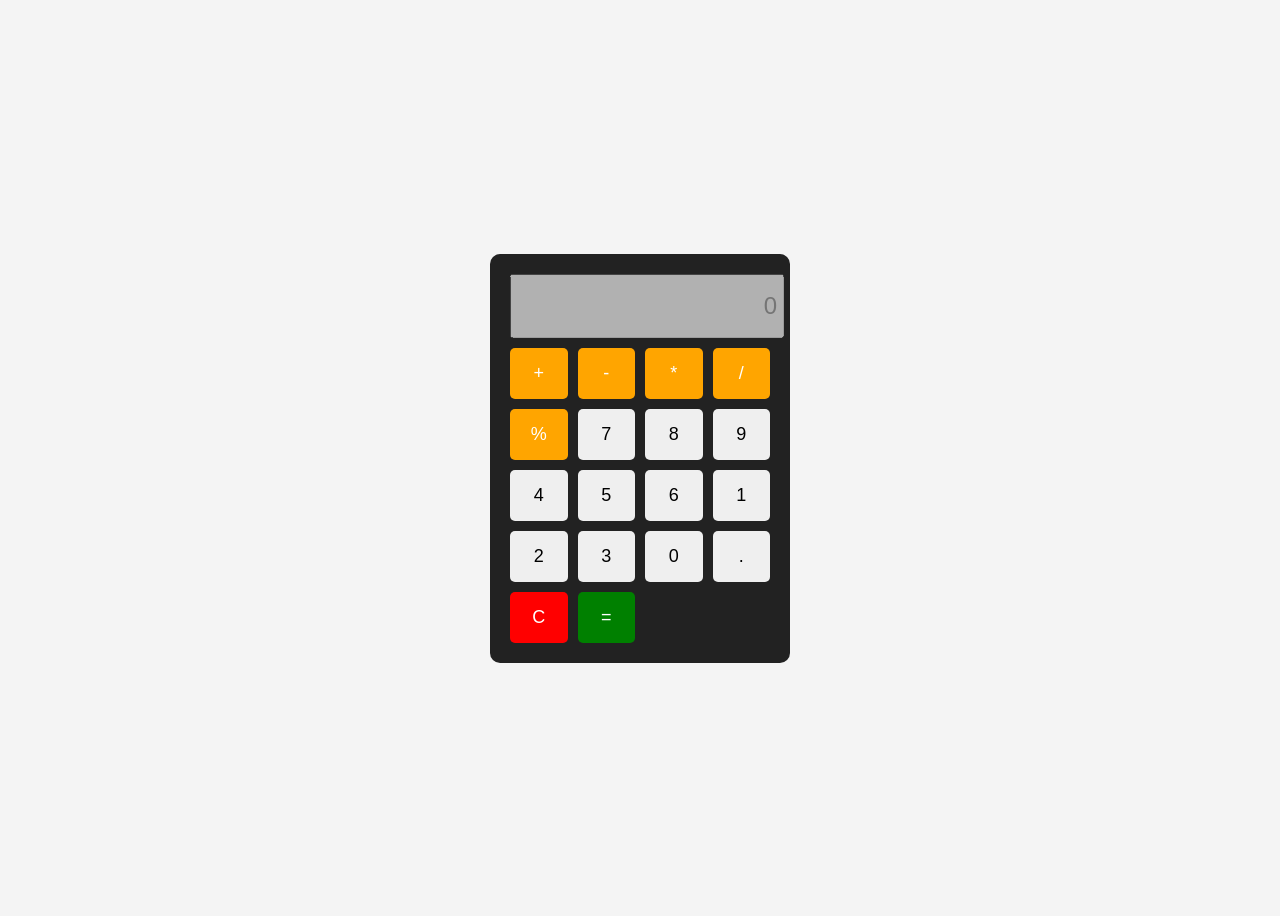
<file: Basic-calculator/index.html>
<!DOCTYPE html>
<html lang="en">
<head>
  <meta charset="UTF-8">
  <meta name="viewport" content="width=device-width, initial-scale=1.0">
  <title>Basic Calculator</title>
  <link rel="stylesheet" href="style.css">
</head>
<body>

  <div class="calculator">
    <input type="text" id="display" placeholder="0" disabled>

    <div class="buttons">
      <button class="operator">+</button>
      <button class="operator">-</button>
      <button class="operator">*</button>
      <button class="operator">/</button>
      <button class="operator">%</button>
      

      <button>7</button>
      <button>8</button>
      <button>9</button>

      <button>4</button>
      <button>5</button>
      <button>6</button>

      <button>1</button>
      <button>2</button>
      <button>3</button>

      <button>0</button>
      <button>.</button>
      <button id="clear">C</button>
      <button id="equals">=</button>
    </div>
  </div>

  <script src="script.js"></script>
</body>
</html>
</file>
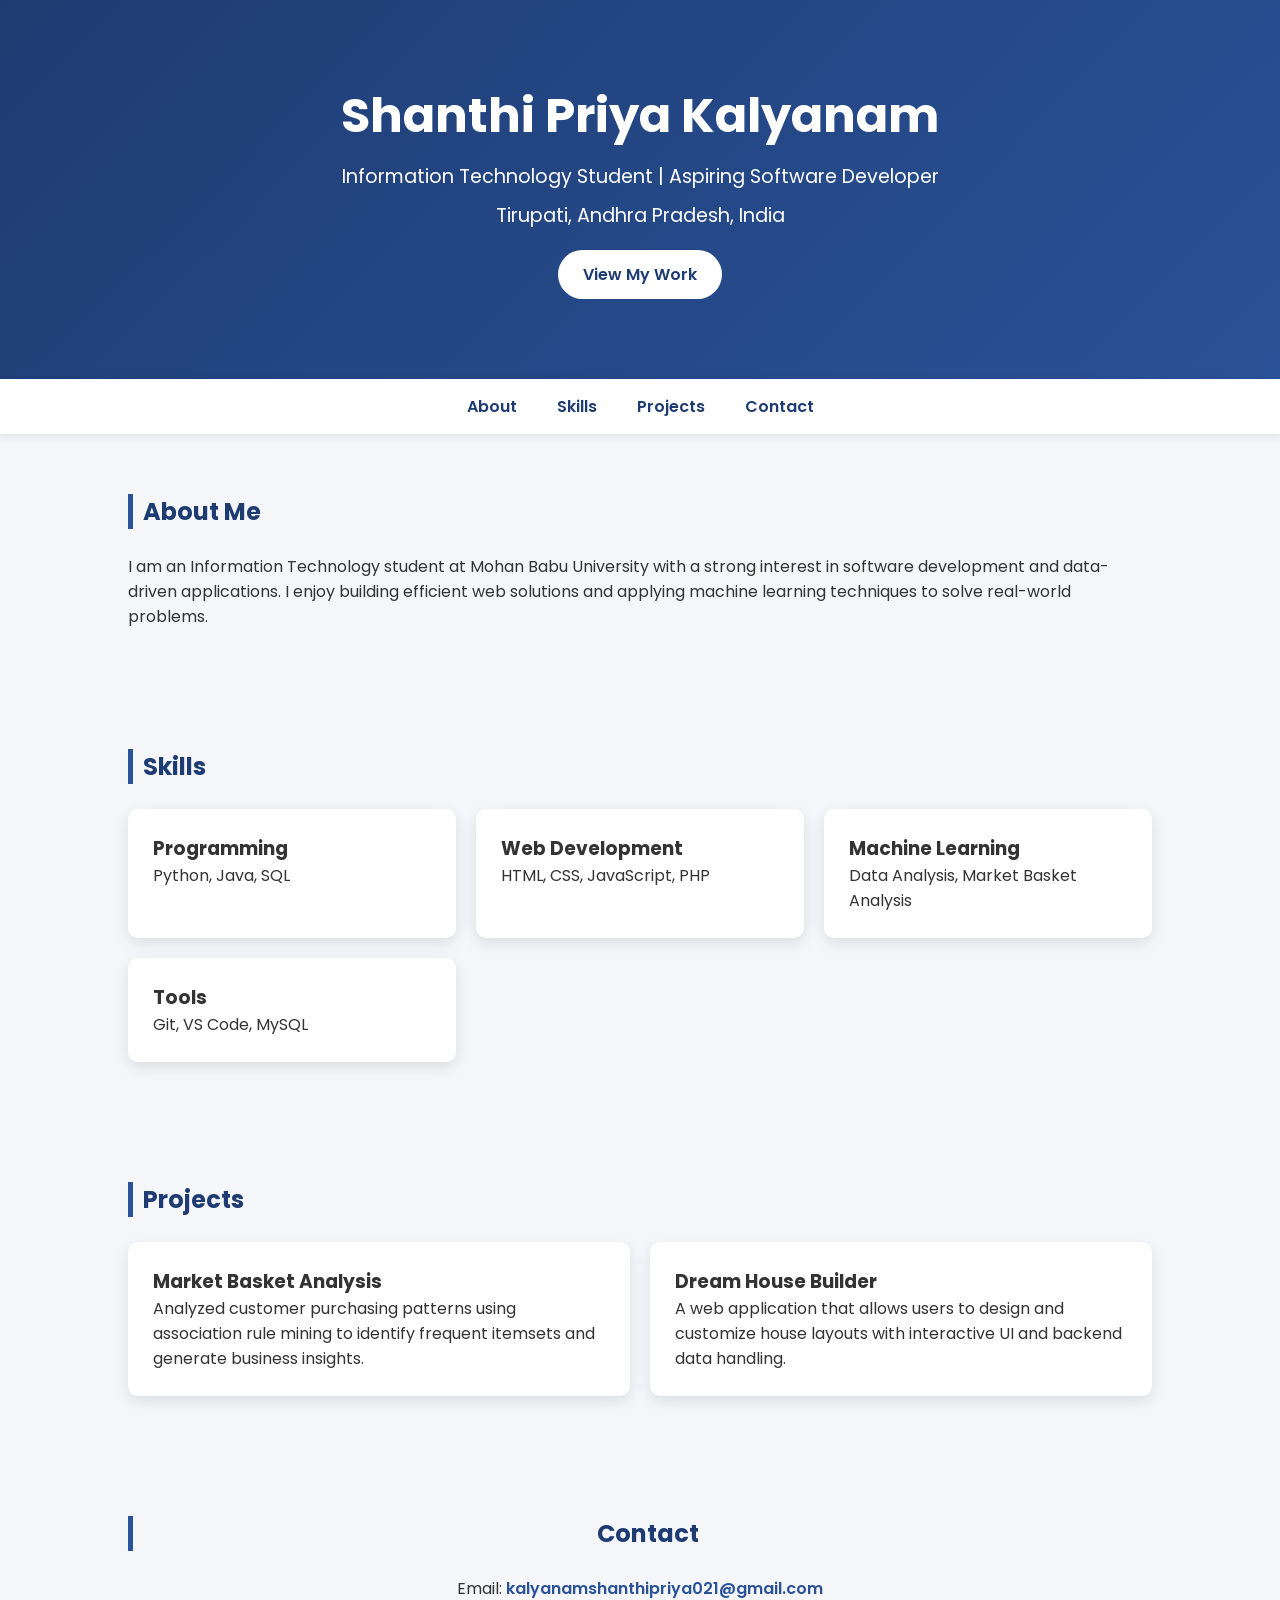
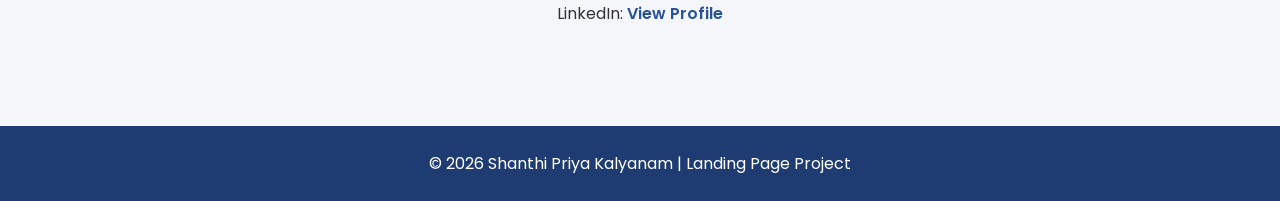
<file: Landing-page/index.html>
<!DOCTYPE html>
<html lang="en">
<head>
<meta charset="UTF-8">
<meta name="viewport" content="width=device-width, initial-scale=1.0">
<title>Shanthi Priya | Landing Page</title>

<link href="https://fonts.googleapis.com/css2?family=Poppins:wght@300;400;600;700&display=swap" rel="stylesheet">

<style>

*{
margin:0;
padding:0;
box-sizing:border-box;
font-family:'Poppins',sans-serif;
}

body{
background:#f4f6f9;
color:#333;
}

/* HEADER */

header{
background:linear-gradient(135deg,#1e3c72,#2a5298);
color:white;
text-align:center;
padding:80px 20px;
}

header h1{
font-size:3rem;
}

header p{
margin-top:10px;
font-size:1.2rem;
}

.btn{
display:inline-block;
margin-top:20px;
padding:12px 25px;
background:white;
color:#1e3c72;
font-weight:600;
border-radius:30px;
text-decoration:none;
transition:0.3s;
}

.btn:hover{
background:#ddd;
}

/* NAVBAR */

nav{
background:white;
box-shadow:0 2px 10px rgba(0,0,0,0.1);
position:sticky;
top:0;
}

nav ul{
display:flex;
justify-content:center;
list-style:none;
padding:15px;
}

nav ul li{
margin:0 20px;
}

nav ul li a{
text-decoration:none;
color:#1e3c72;
font-weight:600;
}

/* SECTIONS */

section{
padding:60px 10%;
}

section h2{
color:#1e3c72;
margin-bottom:25px;
border-left:5px solid #2a5298;
padding-left:10px;
}

/* CARDS */

.grid{
display:grid;
grid-template-columns:repeat(auto-fit,minmax(250px,1fr));
gap:20px;
}

.card{
background:white;
padding:25px;
border-radius:10px;
box-shadow:0 5px 15px rgba(0,0,0,0.1);
transition:0.3s;
}

.card:hover{
transform:translateY(-5px);
}

/* CONTACT */

.contact{
text-align:center;
}

.contact a{
color:#2a5298;
text-decoration:none;
font-weight:600;
}

/* FOOTER */

footer{
background:#1e3c72;
color:white;
text-align:center;
padding:25px;
margin-top:40px;
}

/* RESPONSIVE */

@media(max-width:768px){
header h1{
font-size:2.2rem;
}
}

</style>
</head>

<body>

<!-- HERO SECTION -->

<header>
<h1>Shanthi Priya Kalyanam</h1>
<p>Information Technology Student | Aspiring Software Developer</p>
<p>Tirupati, Andhra Pradesh, India</p>

<a href="#projects" class="btn">View My Work</a>
</header>

<!-- NAVBAR -->

<nav>
<ul>
<li><a href="#about">About</a></li>
<li><a href="#skills">Skills</a></li>
<li><a href="#projects">Projects</a></li>
<li><a href="#contact">Contact</a></li>
</ul>
</nav>

<!-- ABOUT -->

<section id="about">
<h2>About Me</h2>

<p>
I am an Information Technology student at Mohan Babu University with a strong
interest in software development and data-driven applications.
I enjoy building efficient web solutions and applying machine learning
techniques to solve real-world problems.
</p>

</section>

<!-- SKILLS -->

<section id="skills">

<h2>Skills</h2>

<div class="grid">

<div class="card">
<h3>Programming</h3>
<p>Python, Java, SQL</p>
</div>

<div class="card">
<h3>Web Development</h3>
<p>HTML, CSS, JavaScript, PHP</p>
</div>

<div class="card">
<h3>Machine Learning</h3>
<p>Data Analysis, Market Basket Analysis</p>
</div>

<div class="card">
<h3>Tools</h3>
<p>Git, VS Code, MySQL</p>
</div>

</div>

</section>

<!-- PROJECTS -->

<section id="projects">

<h2>Projects</h2>

<div class="grid">

<div class="card">
<h3>Market Basket Analysis</h3>
<p>
Analyzed customer purchasing patterns using association rule mining
to identify frequent itemsets and generate business insights.
</p>
</div>

<div class="card">
<h3>Dream House Builder</h3>
<p>
A web application that allows users to design and customize house layouts
with interactive UI and backend data handling.
</p>
</div>

</div>

</section>

<!-- CONTACT -->

<section id="contact" class="contact">

<h2>Contact</h2>

<p>Email: <a href="mailto:kalyanamshanthipriya021@gmail.com">
kalyanamshanthipriya021@gmail.com
</a></p>

<p>
LinkedIn:
<a href="https://www.linkedin.com/in/shanthi-priya-kalyanam-46a491306" target="_blank" rel="noopener noreferrer">
View Profile
</a>
</p>

</section>

<!-- FOOTER -->

<footer>
<p>© 2026 Shanthi Priya Kalyanam | Landing Page Project</p>
</footer>

</body>
</html>
</file>
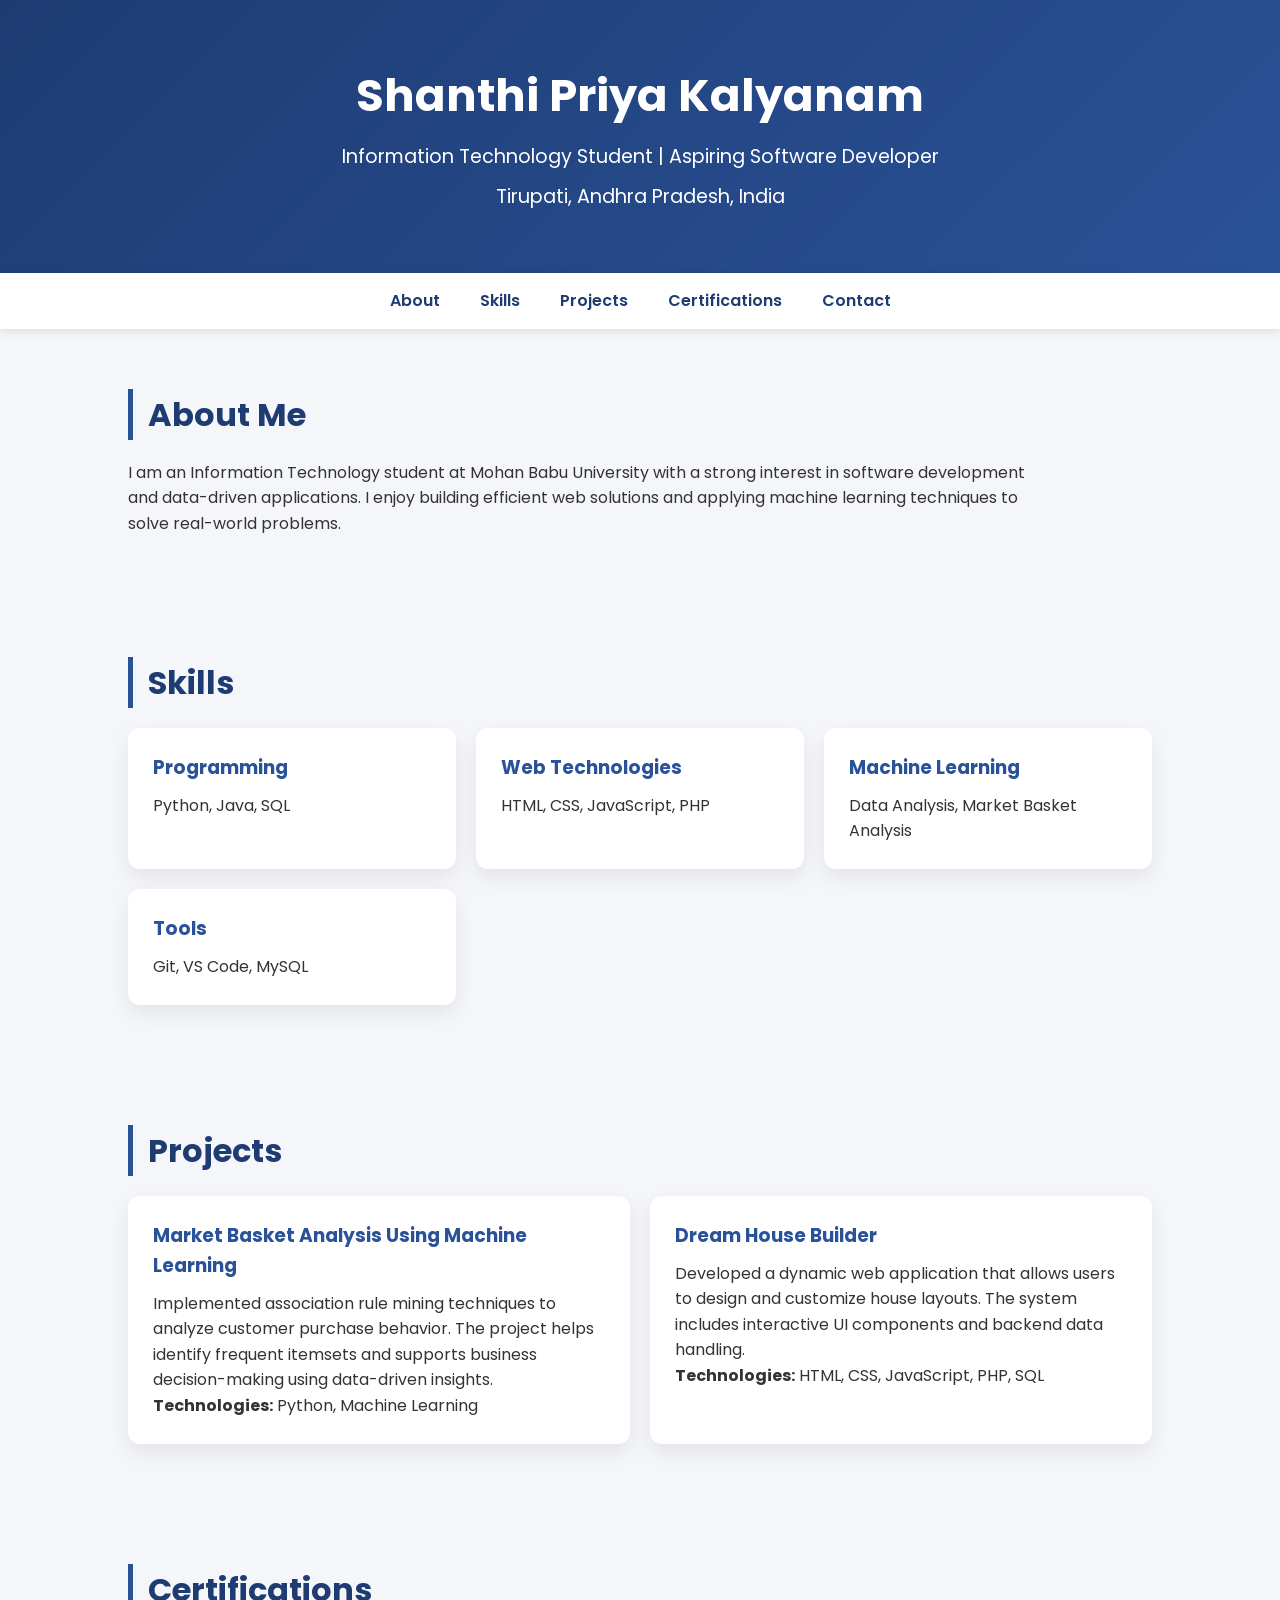
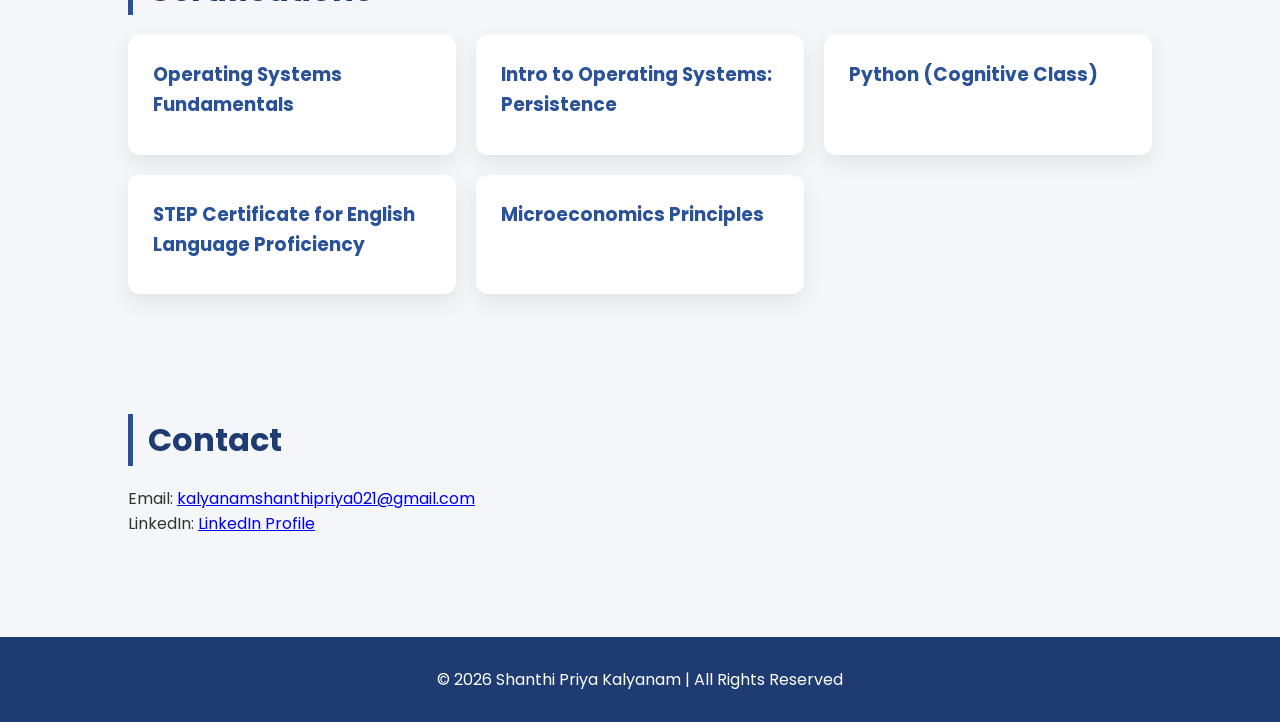
<file: Portfolio/index.html>
<!DOCTYPE html>
<html lang="en">
<head>
  <meta charset="UTF-8" />
  <meta name="viewport" content="width=device-width, initial-scale=1.0" />
  <title>Shanthi Priya Kalyanam | Portfolio</title>
  <link href="https://fonts.googleapis.com/css2?family=Poppins:wght@300;400;600;700&display=swap" rel="stylesheet">
  <style>
    * {
      margin: 0;
      padding: 0;
      box-sizing: border-box;
      font-family: 'Poppins', sans-serif;
    }

    body {
      background: #f4f6f9;
      color: #333;
      line-height: 1.6;
    }

    header {
      background: linear-gradient(135deg, #1e3c72, #2a5298);
      color: #fff;
      padding: 60px 20px;
      text-align: center;
    }

    header h1 {
      font-size: 2.8rem;
      font-weight: 700;
    }

    header p {
      font-size: 1.2rem;
      margin-top: 10px;
    }

    nav {
      background: #fff;
      box-shadow: 0 2px 10px rgba(0,0,0,0.1);
      position: sticky;
      top: 0;
      z-index: 1000;
    }

    nav ul {
      display: flex;
      justify-content: center;
      list-style: none;
      padding: 15px 0;
    }

    nav ul li {
      margin: 0 20px;
    }

    nav ul li a {
      text-decoration: none;
      color: #1e3c72;
      font-weight: 600;
      transition: color 0.3s;
    }

    nav ul li a:hover {
      color: #2a5298;
    }

    section {
      padding: 60px 10%;
    }

    section h2 {
      font-size: 2rem;
      margin-bottom: 20px;
      color: #1e3c72;
      border-left: 5px solid #2a5298;
      padding-left: 15px;
    }

    .about p {
      max-width: 900px;
    }

    .skills, .projects {
      display: grid;
      grid-template-columns: repeat(auto-fit, minmax(250px, 1fr));
      gap: 20px;
    }

    .card {
      background: #fff;
      padding: 25px;
      border-radius: 12px;
      box-shadow: 0 8px 20px rgba(0,0,0,0.08);
      transition: transform 0.3s, box-shadow 0.3s;
    }

    .card:hover {
      transform: translateY(-5px);
      box-shadow: 0 12px 25px rgba(0,0,0,0.12);
    }

    .card h3 {
      margin-bottom: 10px;
      color: #2a5298;
    }

    footer {
      background: #1e3c72;
      color: #fff;
      text-align: center;
      padding: 30px 20px;
      margin-top: 40px;
    }

    footer a {
      color: #fff;
      text-decoration: none;
      font-weight: 500;
    }

    @media(max-width: 768px) {
      header h1 {
        font-size: 2.2rem;
      }
      section {
        padding: 40px 6%;
      }
    }
  </style>
</head>
<body>

  <header>
    <h1>Shanthi Priya Kalyanam</h1>
    <p>Information Technology Student | Aspiring Software Developer</p>
    <p>Tirupati, Andhra Pradesh, India</p>
  </header>

  <nav>
    <ul>
      <li><a href="#about">About</a></li>
      <li><a href="#skills">Skills</a></li>
      <li><a href="#projects">Projects</a></li>
      <li><a href="#certifications">Certifications</a></li>
      <li><a href="#contact">Contact</a></li>
    </ul>
  </nav>

  <section id="about" class="about">
    <h2>About Me</h2>
    <p>
      I am an Information Technology student at Mohan Babu University with a strong interest in software development and data-driven applications. I enjoy building efficient web solutions and applying machine learning techniques to solve real-world problems.
    </p>
  </section>

  <section id="skills">
    <h2>Skills</h2>
    <div class="skills">
      <div class="card"><h3>Programming</h3><p>Python, Java, SQL</p></div>
      <div class="card"><h3>Web Technologies</h3><p>HTML, CSS, JavaScript, PHP</p></div>
      <div class="card"><h3>Machine Learning</h3><p>Data Analysis, Market Basket Analysis</p></div>
      <div class="card"><h3>Tools</h3><p>Git, VS Code, MySQL</p></div>
    </div>
  </section>

  <section id="projects">
    <h2>Projects</h2>
    <div class="projects">
      <div class="card">
        <h3>Market Basket Analysis Using Machine Learning</h3>
        <p>
          Implemented association rule mining techniques to analyze customer purchase behavior. The project helps identify frequent itemsets and supports business decision-making using data-driven insights.
        </p>
        <p><strong>Technologies:</strong> Python, Machine Learning</p>
      </div>
      <div class="card">
        <h3>Dream House Builder</h3>
        <p>
          Developed a dynamic web application that allows users to design and customize house layouts. The system includes interactive UI components and backend data handling.
        </p>
        <p><strong>Technologies:</strong> HTML, CSS, JavaScript, PHP, SQL</p>
      </div>
    </div>
  </section>

  <section id="certifications">
    <h2>Certifications</h2>
    <div class="skills">
      <div class="card"><h3>Operating Systems Fundamentals</h3></div>
      <div class="card"><h3>Intro to Operating Systems: Persistence</h3></div>
      <div class="card"><h3>Python (Cognitive Class)</h3></div>
      <div class="card"><h3>STEP Certificate for English Language Proficiency</h3></div>
      <div class="card"><h3>Microeconomics Principles</h3></div>
    </div>
  </section>

  <section id="contact">
    <h2>Contact</h2>
    <p>Email: <a href="mailto:kalyanamshanthipriya021@gmail.com">kalyanamshanthipriya021@gmail.com</a></p>
    <p>LinkedIn: <a href="https://www.linkedin.com/in/shanthi-priya-kalyanam-46a491306" target="_blank" rel="noopener">LinkedIn Profile</a></p>
  </section>

  <footer>
    <p>&copy; 2026 Shanthi Priya Kalyanam | All Rights Reserved</p>
  </footer>

</body>
</html>
</file>
<file: Basic-calculator/style.css>
body {
  display: flex;
  justify-content: center;
  align-items: center;
  height: 100vh;
  background: #f4f4f4;
  font-family: Arial, sans-serif;
}

.calculator {
  background: #222;
  padding: 20px;
  border-radius: 10px;
  width: 260px;
}

#display {
  width: 100%;
  height: 50px;
  margin-bottom: 10px;
  font-size: 24px;
  text-align: right;
  padding: 5px;
}

.buttons {
  display: grid;
  grid-template-columns: repeat(4, 1fr);
  gap: 10px;
}

button {
  padding: 15px;
  font-size: 18px;
  cursor: pointer;
  border: none;
  border-radius: 5px;
}

.operator {
  background: orange;
  color: white;
}

#equals {
  background: green;
  color: white;
}

#clear {
  background: red;
  color: white;
}
</file>
